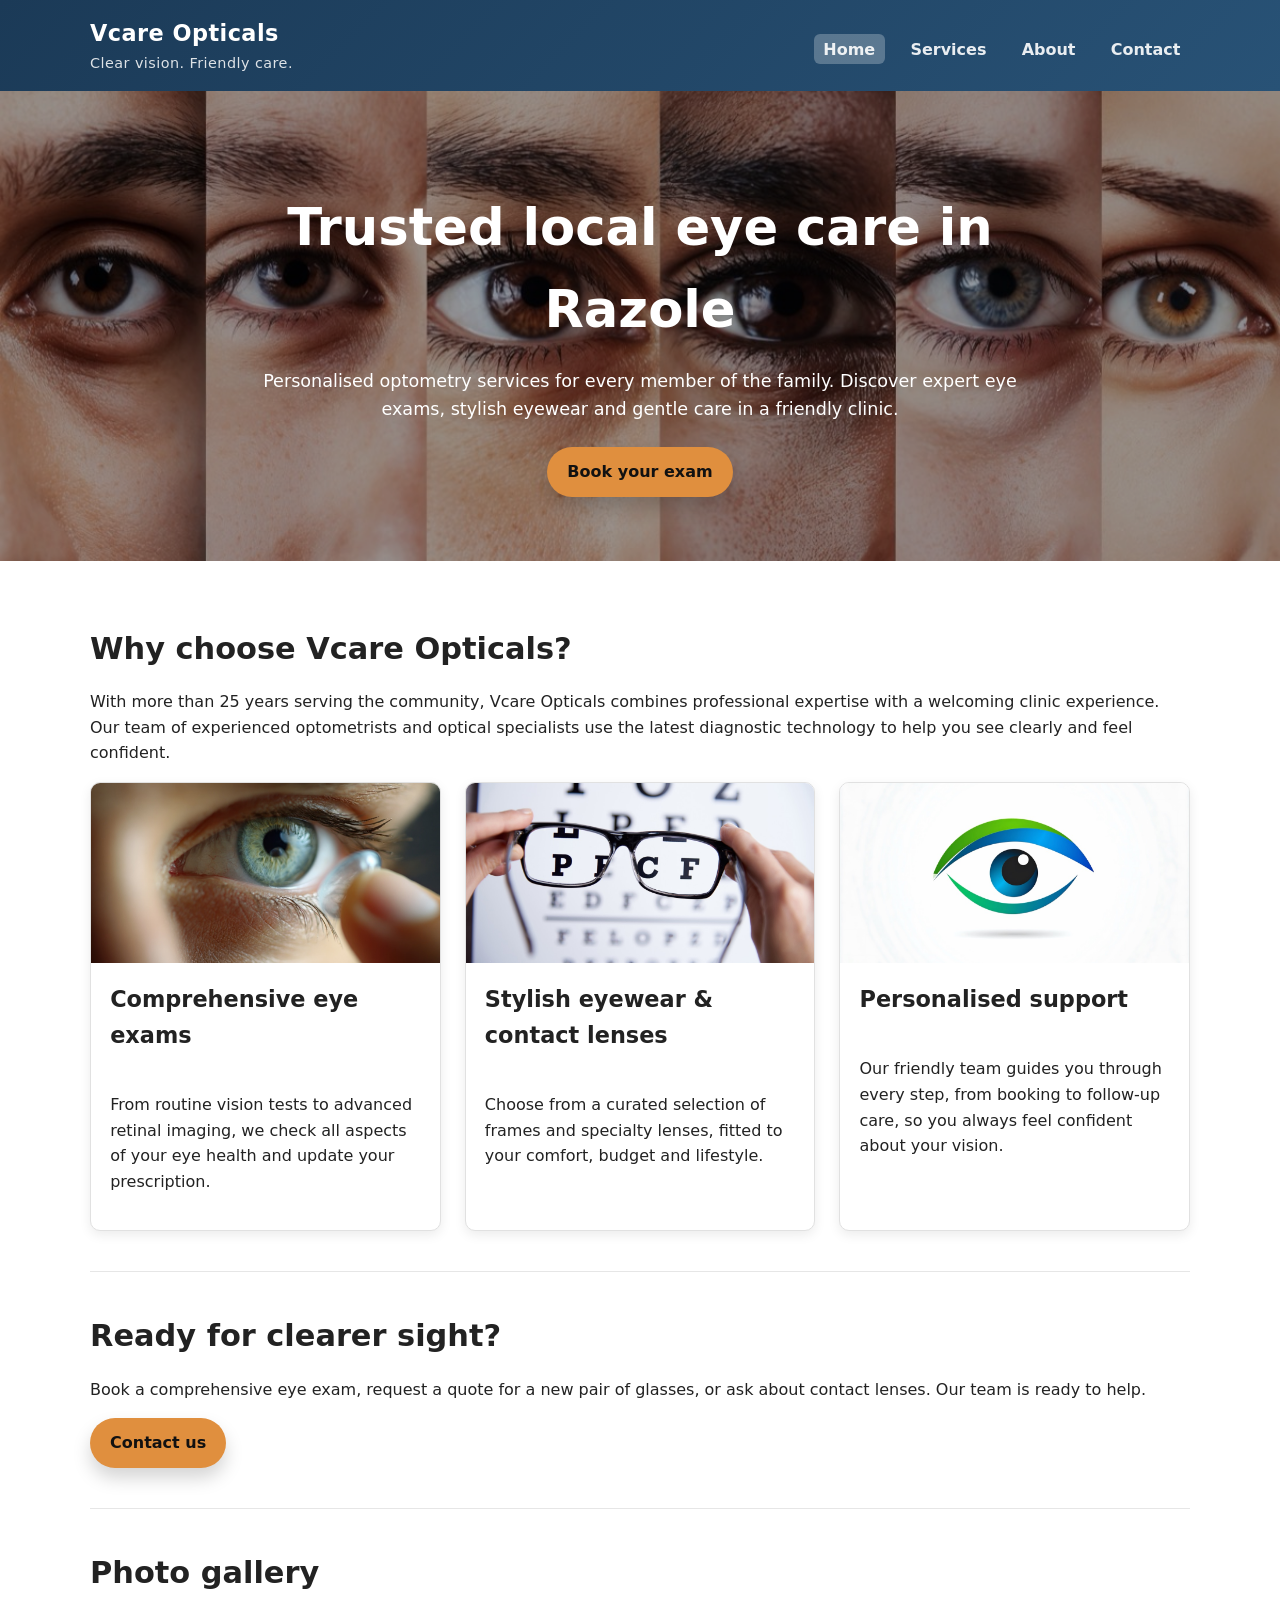
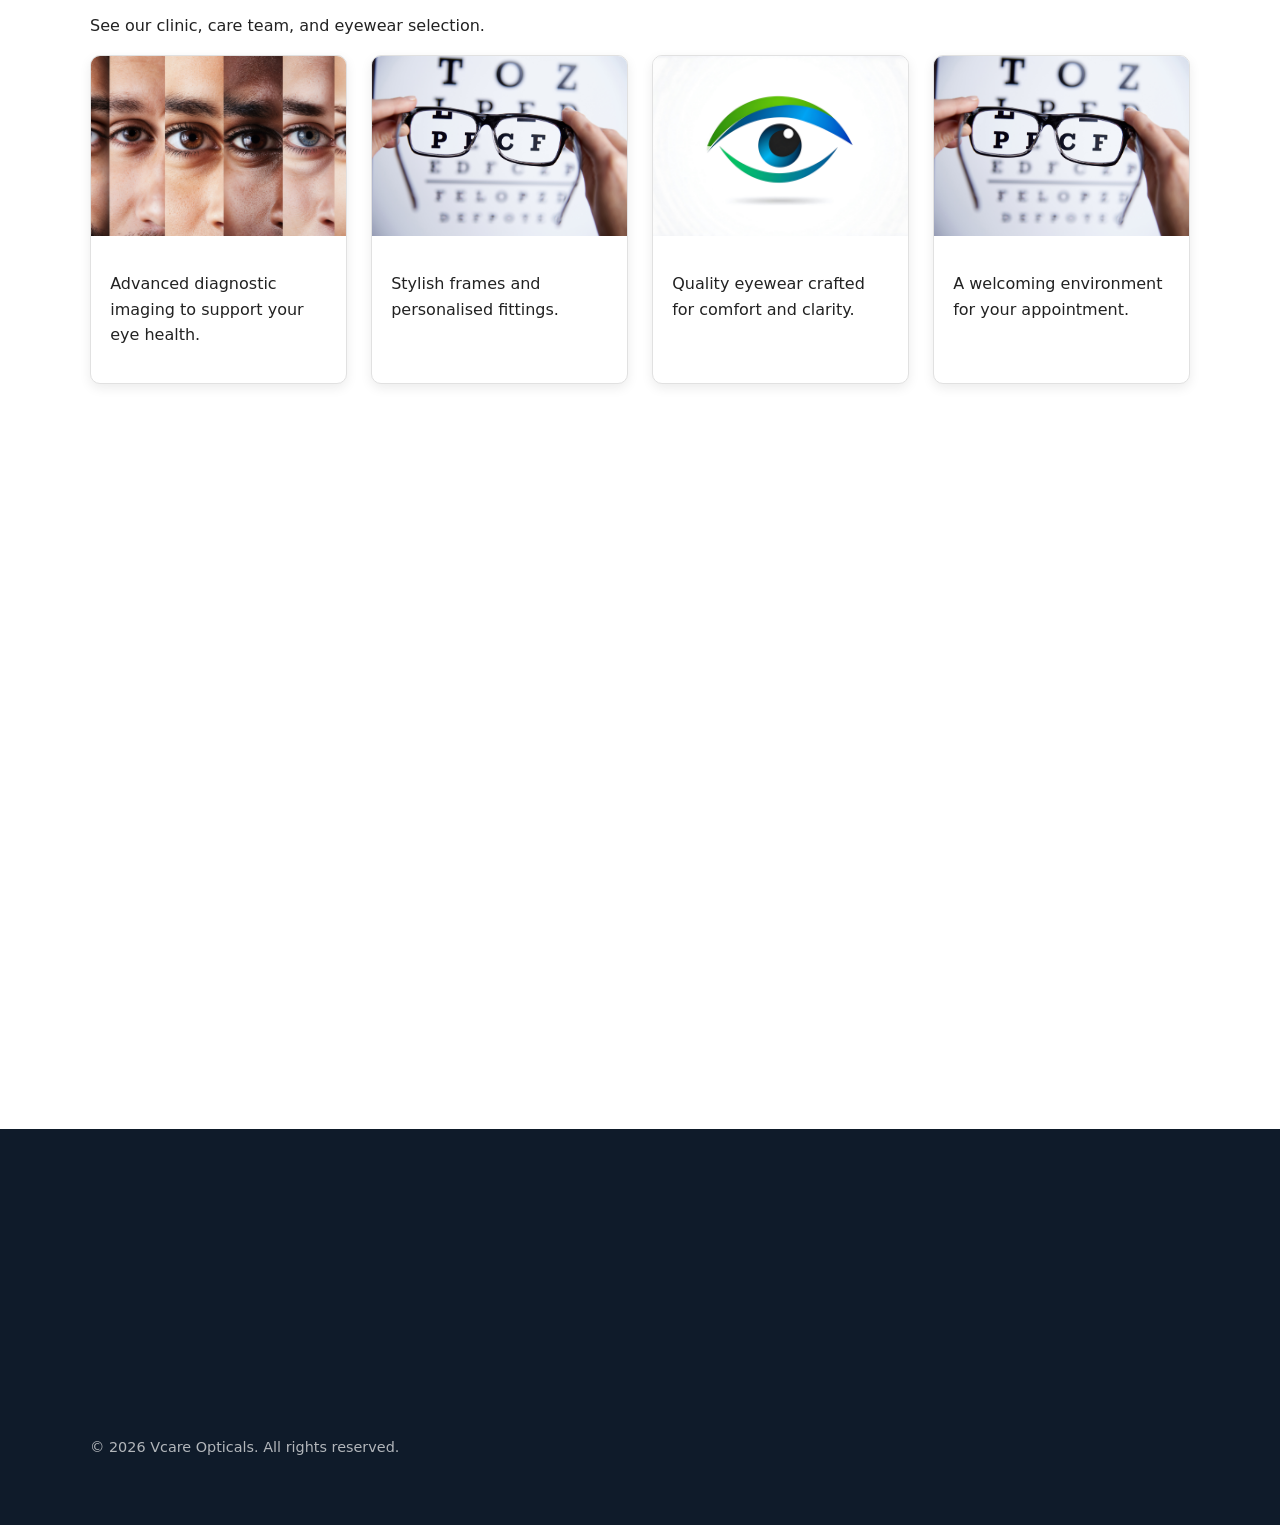
<file: index.html>
<!doctype html>
<html lang="en">

<head>
  <meta charset="utf-8">
  <meta name="viewport" content="width=device-width, initial-scale=1">
  <title>Vcare Opticals | Home</title>
  <link rel="stylesheet" href="styles.css">
</head>

<body>
  <header>
    <div class="header-inner">
      <div class="brand">
        Vcare Opticals<span>Clear vision. Friendly care.</span>
      </div>
      <nav aria-label="Primary">
        <ul>
          <li><a class="active" href="index.html">Home</a></li>
          <li><a href="services.html">Services</a></li>
          <li><a href="about.html">About</a></li>
          <li><a href="contact.html">Contact</a></li>
        </ul>
      </nav>
    </div>
  </header>

  <section class="hero" aria-label="Homepage hero">
    <div class="hero-content">
      <h1>Trusted local eye care in Razole</h1>
      <p>Personalised optometry services for every member of the family. Discover expert eye exams,
        stylish eyewear and gentle care in a friendly clinic.</p>
      <a class="btn" href="contact.html">Book your exam</a>
    </div>
  </section>

  <main class="container">
    <section aria-labelledby="why">
      <h2 id="why">Why choose Vcare Opticals?</h2>
      <p>With more than 25 years serving the community, Vcare Opticals combines professional expertise with a welcoming
        clinic
        experience. Our team of experienced optometrists and optical specialists use the latest diagnostic technology to
        help you
        see clearly and feel confident.</p>

      <div class="card-grid">
        <article class="card">
          <img src="images/services.jpg" alt="Optometrist performing eye exam">
          <div class="card-content">
            <h3>Comprehensive eye exams</h3>
            <p>From routine vision tests to advanced retinal imaging, we check all aspects of your eye health and update
              your prescription.</p>
          </div>
        </article>
        <article class="card">
          <img src="images/clinic.jpg" alt="Eyewear selection in clinic">
          <div class="card-content">
            <h3>Stylish eyewear & contact lenses</h3>
            <p>Choose from a curated selection of frames and specialty lenses, fitted to your comfort, budget and
              lifestyle.</p>
          </div>
        </article>
        <article class="card">
          <img src="images/team.jpg" alt="Friendly optical clinic reception">
          <div class="card-content">
            <h3>Personalised support</h3>
            <p>Our friendly team guides you through every step, from booking to follow-up care, so you always feel
              confident about your vision.</p>
          </div>
        </article>
      </div>
    </section>

    <section aria-labelledby="cta">
      <h2 id="cta">Ready for clearer sight?</h2>
      <p>Book a comprehensive eye exam, request a quote for a new pair of glasses, or ask about contact lenses. Our team
        is ready to help.
      </p>
      <a class="btn" href="contact.html">Contact us</a>
    </section>

    <section aria-labelledby="gallery">
      <h2 id="gallery">Photo gallery</h2>
      <p>See our clinic, care team, and eyewear selection.</p>
      <div class="card-grid">
        <article class="card">
          <img src="Images 2/AdobeStock_1198796885.jpeg" alt="Optometrist reviewing eye images" />
          <div class="card-content">
            <p>Advanced diagnostic imaging to support your eye health.</p>
          </div>
        </article>
        <article class="card">
          <img src="Images 2/AdobeStock_179163120.jpeg" alt="Patient trying on glasses frames" />
          <div class="card-content">
            <p>Stylish frames and personalised fittings.</p>
          </div>
        </article>
        <article class="card">
          <img src="Images 2/AdobeStock_1722780654.jpeg" alt="Close-up of eyeglasses on a table" />
          <div class="card-content">
            <p>Quality eyewear crafted for comfort and clarity.</p>
          </div>
        </article>
        <article class="card">
          <img src="Images 2/AdobeStock_179163120.jpeg" alt="Clinic reception and waiting area" />
          <div class="card-content">
            <p>A welcoming environment for your appointment.</p>
          </div>
        </article>
        <article class="card">
          <img src="Images 2/AdobeStock_1834474473 (1).jpeg" alt="Optical tools and lenses" />
          <div class="card-content">
            <p>Specialist equipment for precise vision care.</p>
          </div>
        </article>
        <article class="card">
          <img src="Images 2/AdobeStock_1867664290.jpeg" alt="Eye chart and testing equipment" />
          <div class="card-content">
            <p>Comprehensive eye assessments with up-to-date equipment.</p>
          </div>
        </article>
        <article class="card">
          <img src="Images 2/AdobeStock_283739999.jpeg" alt="Patient wearing contact lenses" />
          <div class="card-content">
            <p>Contact lens fittings and ongoing support.</p>
          </div>
        </article>
        <article class="card">
          <img src="Images 2/AdobeStock_404824553.jpeg" alt="Selection of prescription sunglasses" />
          <div class="card-content">
            <p>Prescription sunglasses for everyday comfort and UV protection.</p>
          </div>
        </article>
        <article class="card">
          <img src="Images 2/AdobeStock_489672828.jpeg" alt="Friendly optometrist consulting with patient" />
          <div class="card-content">
            <p>Dedicated consultations to address your visual needs.</p>
          </div>
        </article>
      </div>
    </section>
  </main>

  <footer>
    <div class="container">
      <div class="footer-col">
        <h3>Vcare Opticals</h3>
        <p>21 Florence Avenue, Razole, Queensland - 4000</p>
        <p><a href="tel:0751114488">07 5111 4488</a> • Fax: 07 4567 2288 • <a
            href="mailto:contact@vcareopticals.com.au">contact@vcareopticals.com.au</a></p>
      </div>
      <div class="footer-col">
        <h3>Opening hours</h3>
        <p>Monday - Friday: 9:00am - 6:00pm<br>Saturday: 9:00am - 2:00pm<br>Sunday: closed</p>
      </div>
      <div class="footer-col">
        <h3>Quick links</h3>
        <p><a href="services.html">Our services</a><br><a href="about.html">Meet the team</a><br><a
            href="contact.html">Book an appointment</a></p>
      </div>
    </div>
    <div class="container footer-note">
      <p>&copy; 2026 Vcare Opticals. All rights reserved.</p>
    </div>
  </footer>
  <script src="scripts.js" defer></script>
</body>

</html>
</file>
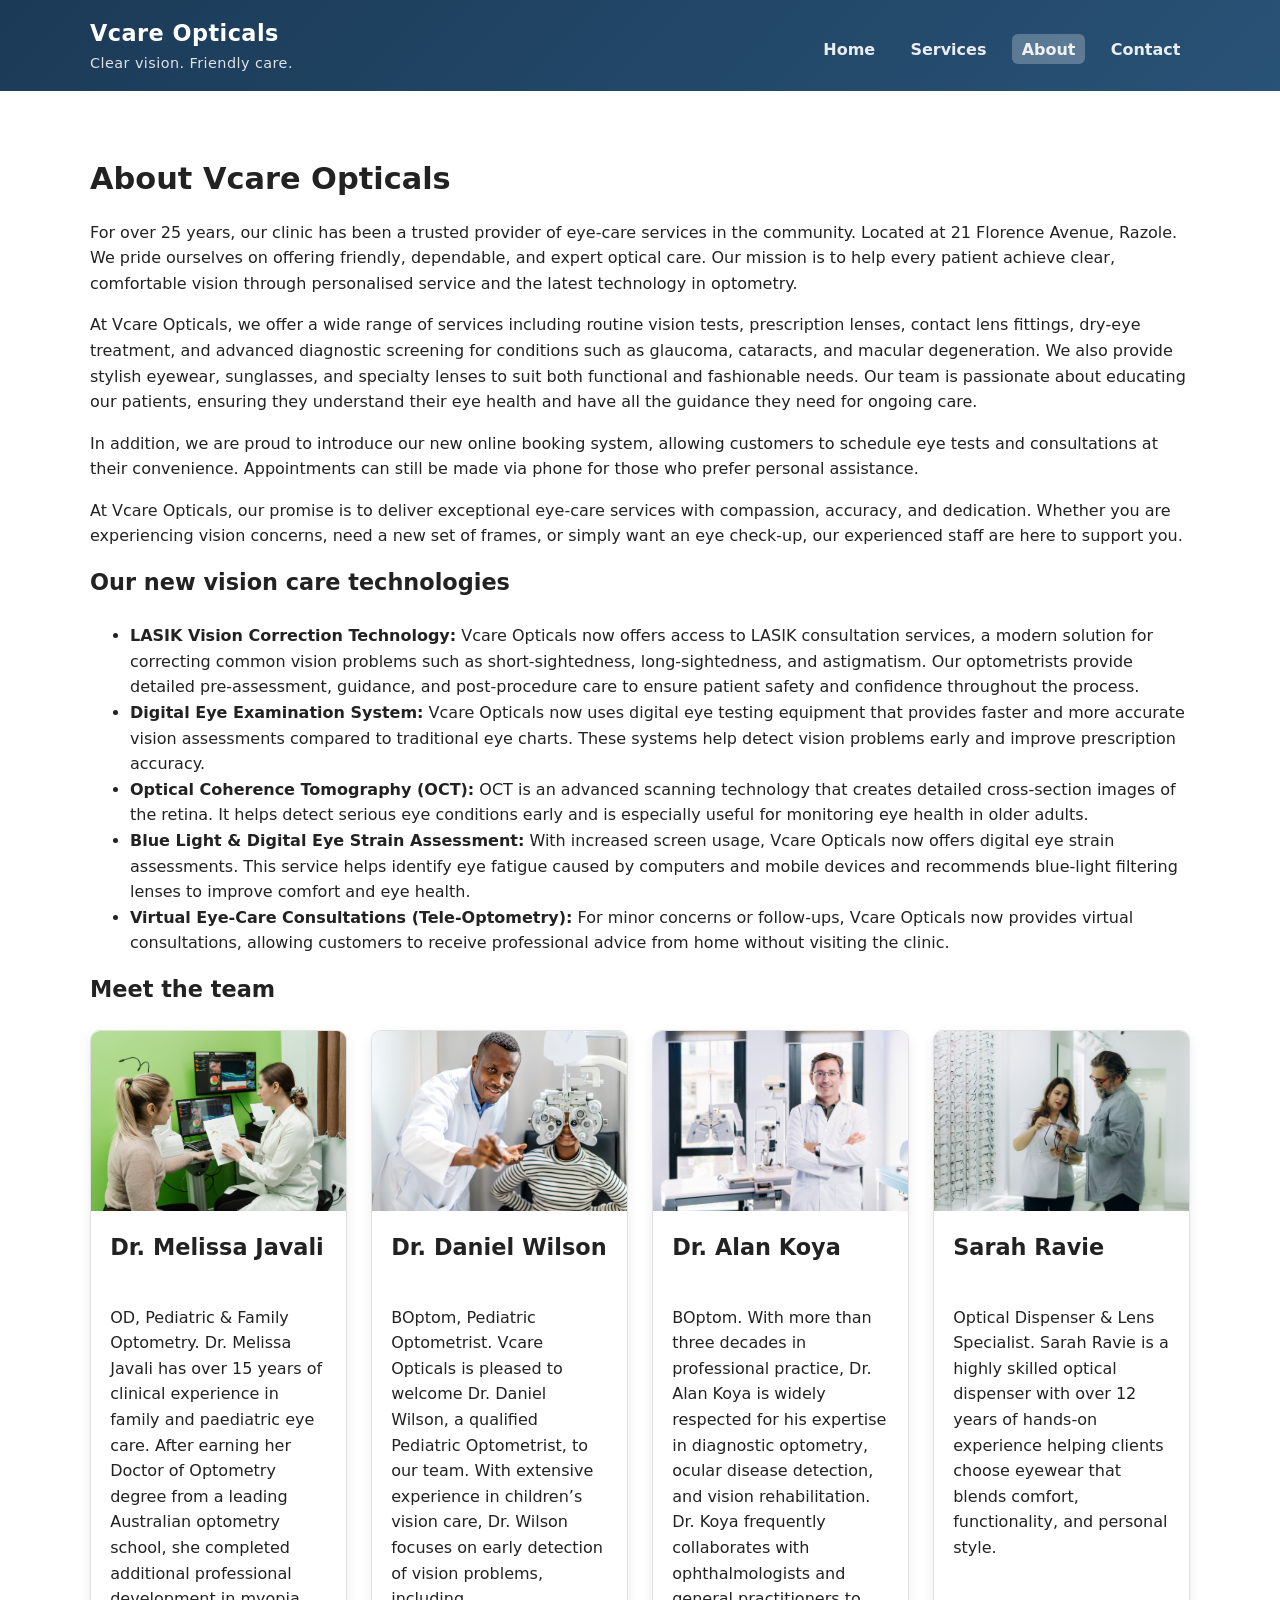
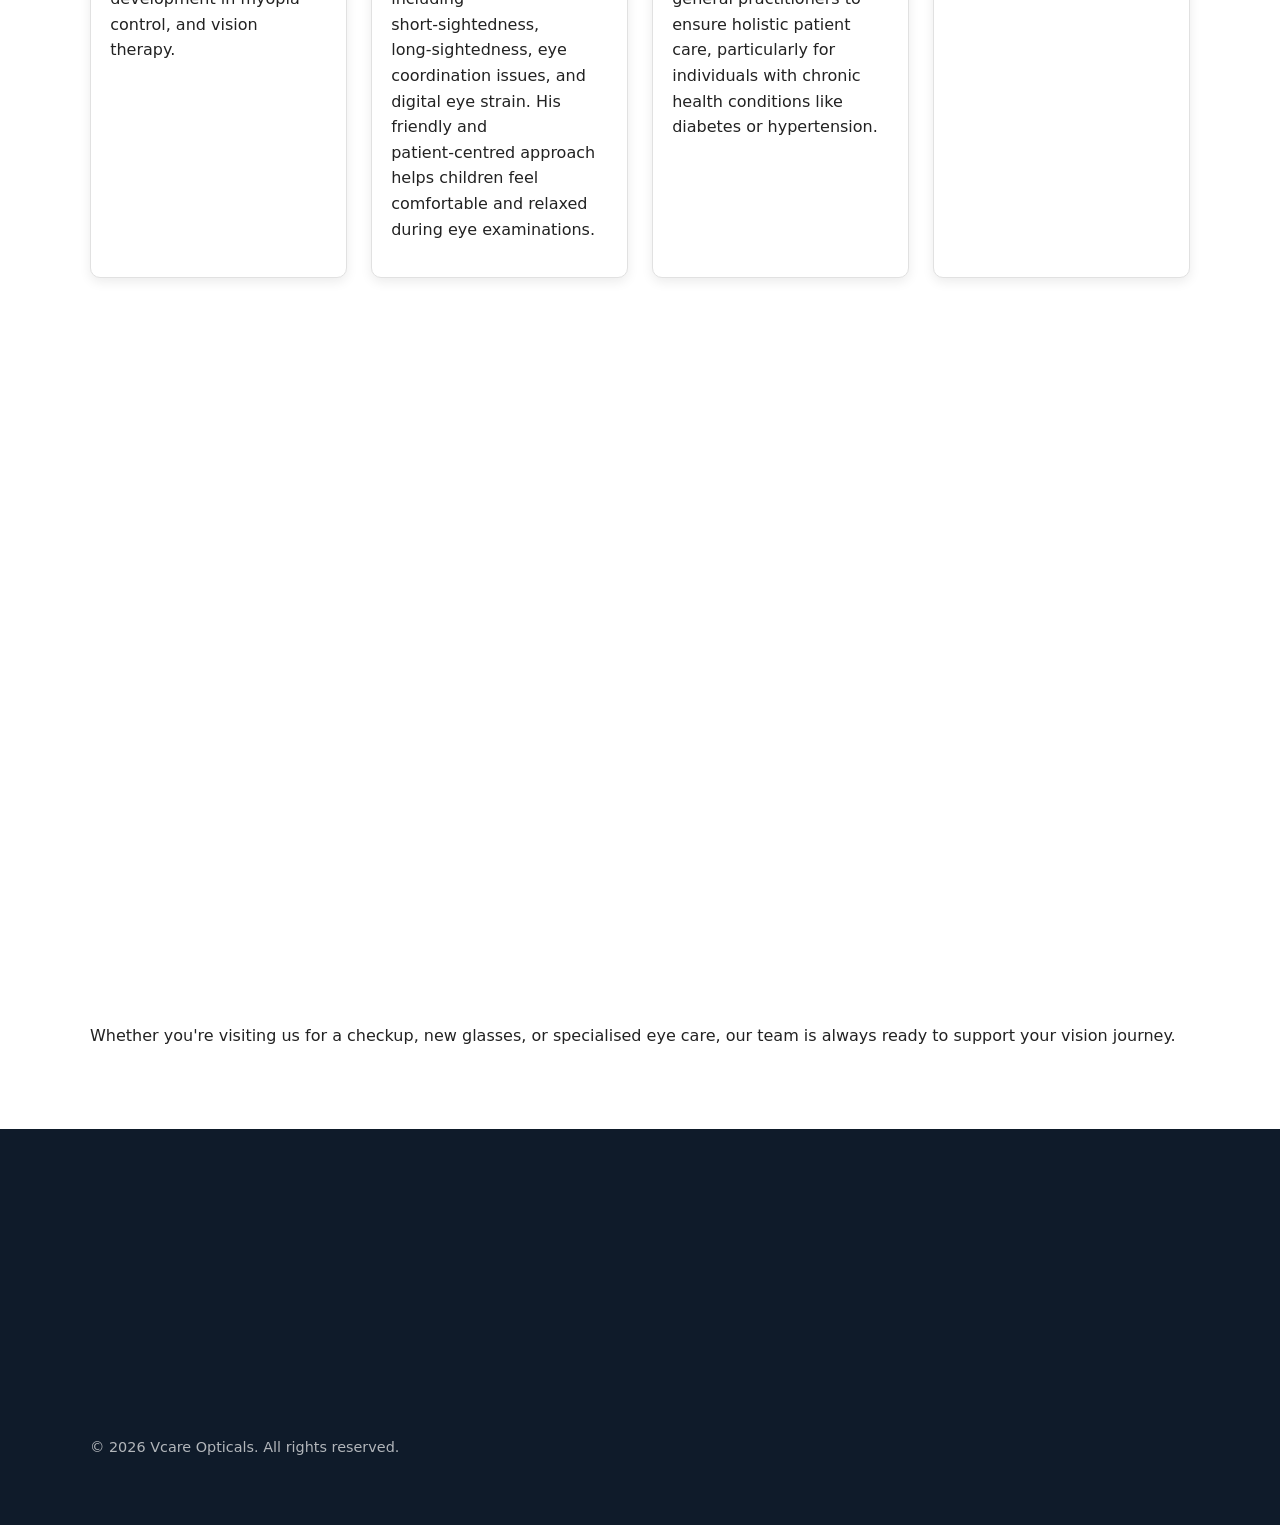
<file: about.html>
<!doctype html>
<html lang="en">

<head>
  <meta charset="utf-8">
  <meta name="viewport" content="width=device-width, initial-scale=1">
  <title>Vcare Opticals | About Us</title>
  <link rel="stylesheet" href="styles.css">
</head>

<body>
  <header>
    <div class="header-inner">
      <div class="brand">
        Vcare Opticals<span>Clear vision. Friendly care.</span>
      </div>
      <nav aria-label="Primary">
        <ul>
          <li><a href="index.html">Home</a></li>
          <li><a href="services.html">Services</a></li>
          <li><a class="active" href="about.html">About</a></li>
          <li><a href="contact.html">Contact</a></li>
        </ul>
      </nav>
    </div>
  </header>

  <main class="container">
    <section>
      <h2>About Vcare Opticals</h2>
      <p>For over 25 years, our clinic has been a trusted provider of eye‑care services in the community. Located at 21
        Florence Avenue, Razole. We pride ourselves on offering friendly, dependable, and expert optical care. Our
        mission is to help every patient achieve clear, comfortable vision through personalised service and the latest
        technology in optometry.</p>

      <p>At Vcare Opticals, we offer a wide range of services including routine vision tests, prescription lenses,
        contact lens fittings, dry‑eye treatment, and advanced diagnostic screening for conditions such as glaucoma,
        cataracts, and macular degeneration. We also provide stylish eyewear, sunglasses, and specialty lenses to suit
        both functional and fashionable needs. Our team is passionate about educating our patients, ensuring they
        understand their eye health and have all the guidance they need for ongoing care.</p>

      <p>In addition, we are proud to introduce our new online booking system, allowing customers to schedule eye tests
        and consultations at their convenience. Appointments can still be made via phone for those who prefer personal
        assistance.</p>

      <p>At Vcare Opticals, our promise is to deliver exceptional eye‑care services with compassion, accuracy, and
        dedication. Whether you are experiencing vision concerns, need a new set of frames, or simply want an eye
        check‑up, our experienced staff are here to support you.</p>

      <h3>Our new vision care technologies</h3>
      <ul>
        <li><strong>LASIK Vision Correction Technology:</strong> Vcare Opticals now offers access to LASIK consultation
          services, a modern solution for correcting common vision problems such as short‑sightedness, long‑sightedness,
          and astigmatism. Our optometrists provide detailed pre‑assessment, guidance, and post‑procedure care to ensure
          patient safety and confidence throughout the process.</li>
        <li><strong>Digital Eye Examination System:</strong> Vcare Opticals now uses digital eye testing equipment that
          provides faster and more accurate vision assessments compared to traditional eye charts. These systems help
          detect vision problems early and improve prescription accuracy.</li>
        <li><strong>Optical Coherence Tomography (OCT):</strong> OCT is an advanced scanning technology that creates
          detailed cross‑section images of the retina. It helps detect serious eye conditions early and is especially
          useful for monitoring eye health in older adults.</li>
        <li><strong>Blue Light & Digital Eye Strain Assessment:</strong> With increased screen usage, Vcare Opticals now
          offers digital eye strain assessments. This service helps identify eye fatigue caused by computers and mobile
          devices and recommends blue‑light filtering lenses to improve comfort and eye health.</li>
        <li><strong>Virtual Eye‑Care Consultations (Tele‑Optometry):</strong> For minor concerns or follow‑ups, Vcare
          Opticals now provides virtual consultations, allowing customers to receive professional advice from home
          without visiting the clinic.</li>
      </ul>

      <h3>Meet the team</h3>
      <div class="card-grid">
        <article class="card">
          <img src="images/staff/melissa.jpg" alt="Dr Melissa Javali smiling" onerror="this.src='images/team.jpg'" />
          <div class="card-content">
            <h3>Dr. Melissa Javali</h3>
            <p>OD, Pediatric & Family Optometry. Dr. Melissa Javali has over 15 years of clinical experience in family
              and paediatric eye care. After earning her Doctor of Optometry degree from a leading Australian optometry
              school, she completed additional professional development in myopia control, and vision therapy.</p>
          </div>
        </article>
        <article class="card">
          <img src="Staff/Dr Daniel.jpeg" alt="Dr Daniel Wilson with a child patient"
            onerror="this.src='images/team.jpg'" />
          <div class="card-content">
            <h3>Dr. Daniel Wilson</h3>
            <p>BOptom, Pediatric Optometrist. Vcare Opticals is pleased to welcome Dr. Daniel Wilson, a qualified
              Pediatric Optometrist, to our team. With extensive experience in children’s vision care, Dr. Wilson
              focuses on early detection of vision problems, including short‑sightedness, long‑sightedness, eye
              coordination issues, and digital eye strain. His friendly and patient‑centred approach helps children feel
              comfortable and relaxed during eye examinations.</p>
          </div>
        </article>
        <article class="card">
          <img src="images/staff/alan.jpg" alt="Dr Alan Koya with a patient" onerror="this.src='images/clinic.jpg'" />
          <div class="card-content">
            <h3>Dr. Alan Koya</h3>
            <p>BOptom. With more than three decades in professional practice, Dr. Alan Koya is widely respected for his
              expertise in diagnostic optometry, ocular disease detection, and vision rehabilitation. Dr. Koya
              frequently collaborates with ophthalmologists and general practitioners to ensure holistic patient care,
              particularly for individuals with chronic health conditions like diabetes or hypertension.</p>
          </div>
        </article>
        <article class="card">
          <img src="images/staff/Sarah.jpg" alt="Optical dispenser helping customer choose frames"
            onerror="this.src='images/hero.jpg'" />
          <div class="card-content">
            <h3>Sarah Ravie</h3>
            <p>Optical Dispenser & Lens Specialist. Sarah Ravie is a highly skilled optical dispenser with over 12 years
              of hands‑on experience helping clients choose eyewear that blends comfort, functionality, and personal
              style.</p>
          </div>
        </article>
        <article class="card">
          <img src="images/staff/Emiliano.jpg" alt="Reception team greeting patients"
            onerror="this.src='images/services.jpg'" />
          <div class="card-content">
            <h3>Emiliano Brooklin</h3>
            <p>Receptionist. As the first point of contact at Vcare Opticals, Emi sets a warm and welcoming tone for
              every patient who walks in. With professional experience in customer relations and medical reception, he
              ensures daily operations run smoothly and that every visitor receives prompt, respectful, and helpful
              service.</p>
          </div>
        </article>
      </div>

      <p>Whether you're visiting us for a checkup, new glasses, or specialised eye care, our team is always ready to
        support your vision journey.</p>
    </section>
  </main>

  <footer>
    <div class="container">
      <div class="footer-col">
        <h3>Vcare Opticals</h3>
        <p>21 Florence Avenue, Razole, Queensland - 4000</p>
        <p><a href="tel:0751114488">07 5111 4488</a> • Fax: 07 4567 2288 • <a
            href="mailto:contact@vcareopticals.com.au">contact@vcareopticals.com.au</a></p>
      </div>
      <div class="footer-col">
        <h3>Opening hours</h3>
        <p>Monday - Friday: 9:00am - 6:00pm<br>Saturday: 9:00am - 2:00pm<br>Sunday: closed</p>
      </div>
      <div class="footer-col">
        <h3>Quick links</h3>
        <p><a href="index.html">Home</a><br><a href="services.html">Services</a><br><a href="contact.html">Book an
            appointment</a></p>
      </div>
    </div>
    <div class="container footer-note">
      <p>&copy; 2026 Vcare Opticals. All rights reserved.</p>
    </div>
  </footer>
  <script src="scripts.js" defer></script>
</body>

</html>
</file>
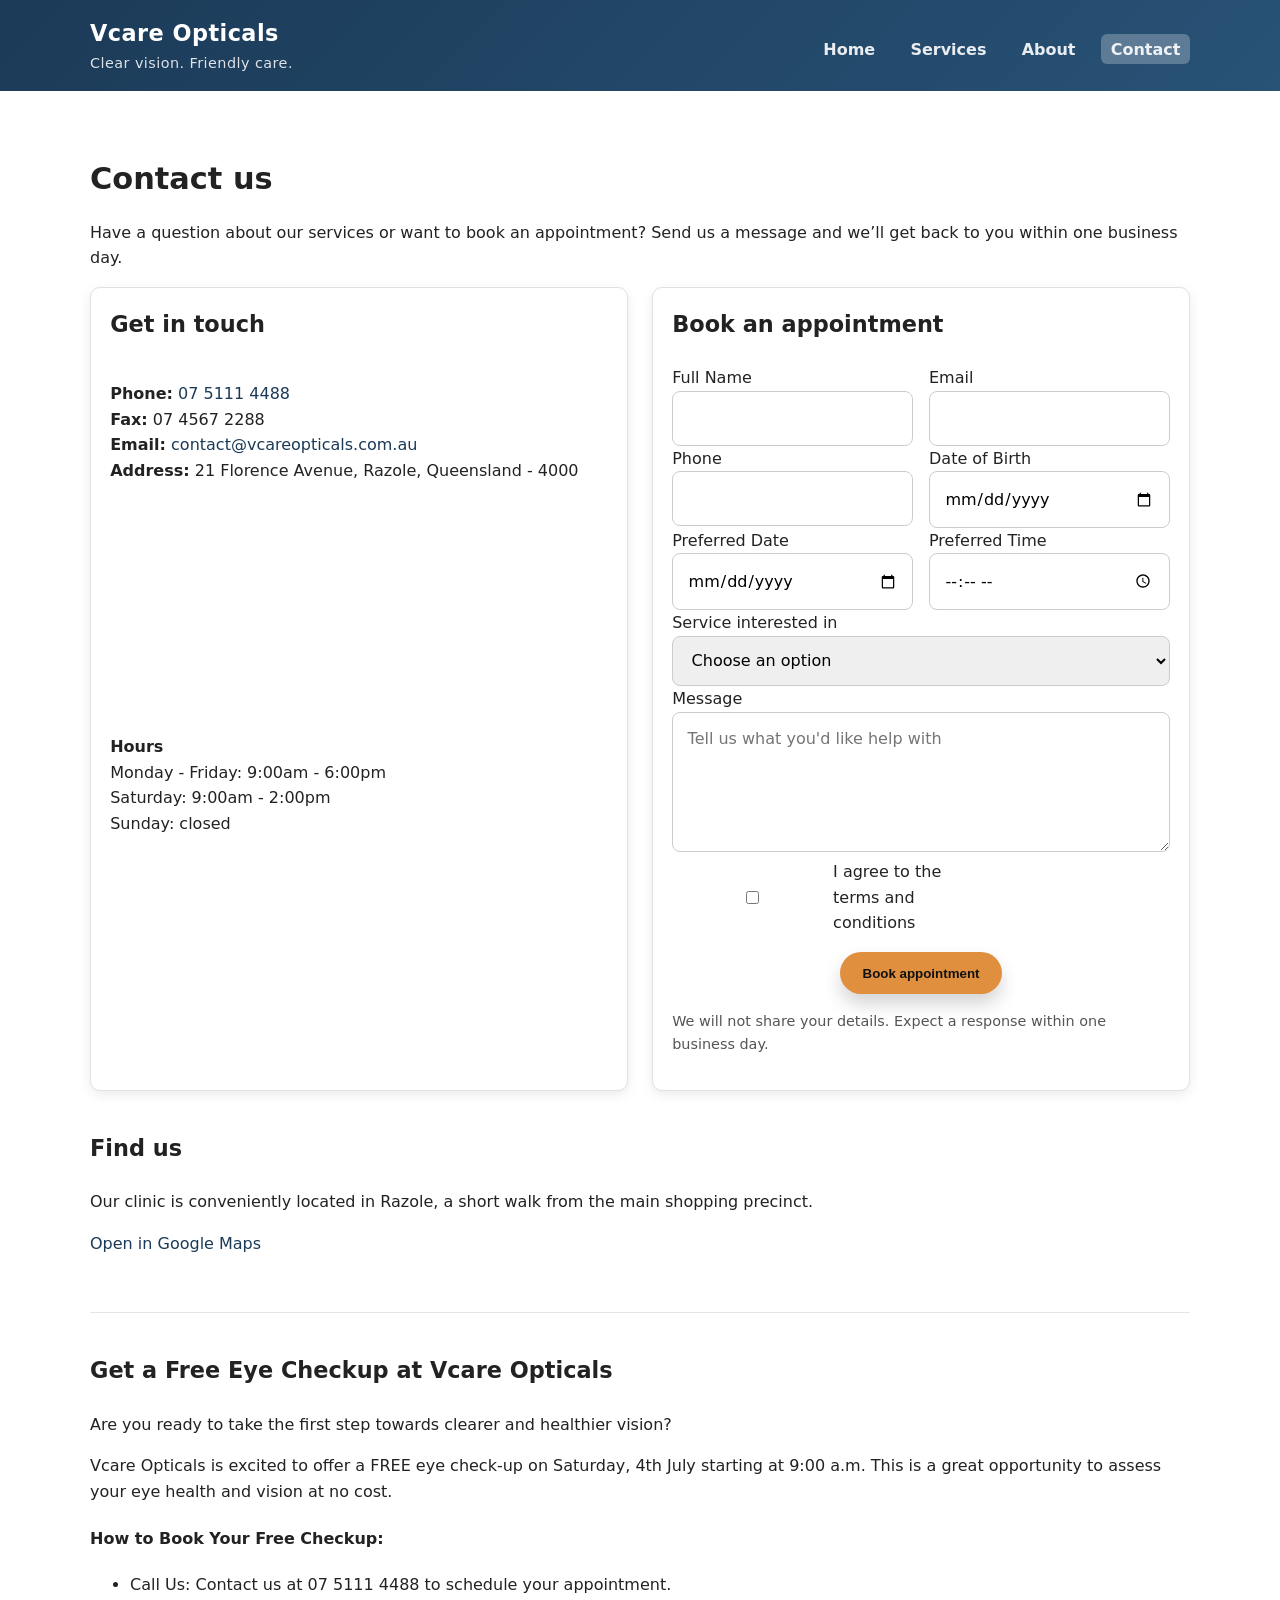
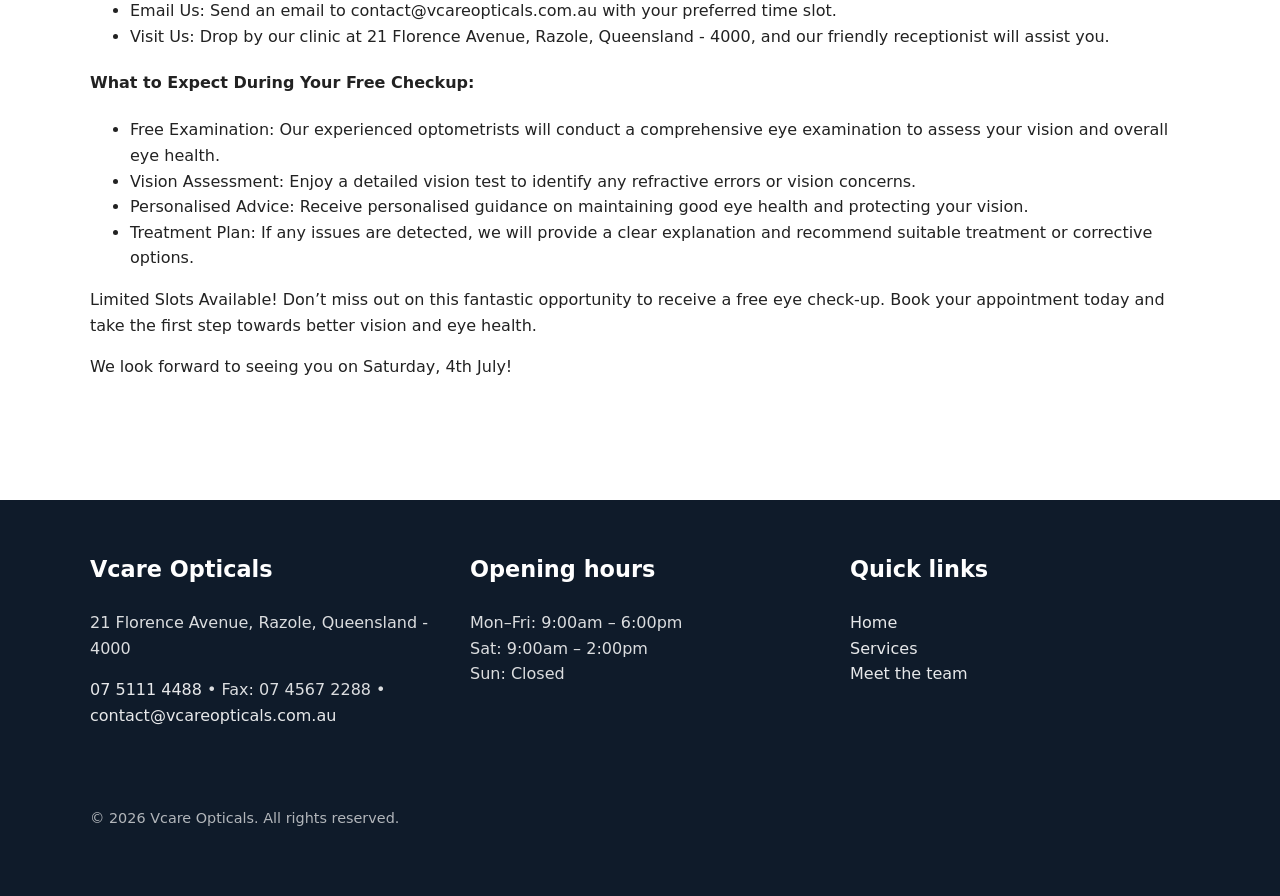
<file: contact.html>
<!doctype html>
<html lang="en">

<head>
  <meta charset="utf-8">
  <meta name="viewport" content="width=device-width, initial-scale=1">
  <title>Vcare Opticals | Contact</title>
  <link rel="stylesheet" href="styles.css">
</head>

<body>
  <header>
    <div class="header-inner">
      <div class="brand">
        Vcare Opticals<span>Clear vision. Friendly care.</span>
      </div>
      <nav aria-label="Primary">
        <ul>
          <li><a href="index.html">Home</a></li>
          <li><a href="services.html">Services</a></li>
          <li><a href="about.html">About</a></li>
          <li><a class="active" href="contact.html">Contact</a></li>
        </ul>
      </nav>
    </div>
  </header>

  <main class="container">
    <section>
      <h2>Contact us</h2>
      <p>Have a question about our services or want to book an appointment? Send us a message and we’ll get back to you
        within one business day.</p>

      <div class="card-grid">
        <div class="card">
          <div class="card-content">
            <h3>Get in touch</h3>
            <p><strong>Phone:</strong> <a href="tel:0751114488">07 5111 4488</a><br>
              <strong>Fax:</strong> 07 4567 2288<br>
              <strong>Email:</strong> <a href="mailto:contact@vcareopticals.com.au">contact@vcareopticals.com.au</a><br>
              <strong>Address:</strong> 21 Florence Avenue, Razole, Queensland - 4000
            </p>
            <p><strong>Hours</strong><br>
              Monday - Friday: 9:00am - 6:00pm<br>
              Saturday: 9:00am - 2:00pm<br>
              Sunday: closed</p>
          </div>
        </div>

        <div class="card">
          <div class="card-content">
            <h3>Book an appointment</h3>
            <form id="bookingForm" action="thank-you.html" method="get">
              <div class="form-row">
                <label>
                  Full Name
                  <input type="text" name="name" id="name" required>
                </label>
                <label>
                  Email
                  <input type="email" name="email" id="email" required>
                </label>
              </div>
              <div class="form-row">
                <label>
                  Phone
                  <input type="tel" name="phone" id="phone" required>
                </label>
                <label>
                  Date of Birth
                  <input type="date" name="dob" id="dob">
                </label>
              </div>
              <div class="form-row">
                <label>
                  Preferred Date
                  <input type="date" name="date" id="date" required>
                </label>
                <label>
                  Preferred Time
                  <input type="time" name="time" id="time" required>
                </label>
              </div>
              <label>
                Service interested in
                <select name="service" id="service" required>
                  <option value="">Choose an option</option>
                  <option>Eye examination</option>
                  <option>Contact lens fitting</option>
                  <option>Glasses & frames</option>
                  <option>Dry eye treatment</option>
                  <option>Other</option>
                </select>
              </label>
              <label>
                Message
                <textarea name="message" id="message" placeholder="Tell us what you'd like help with"></textarea>
              </label>
              <div class="form-actions">
                <label>
                  <input type="checkbox" name="terms" id="terms" required>
                  I agree to the terms and conditions
                </label>
                <button class="btn" type="submit">Book appointment</button>
              </div>
              <p class="input-help">We will not share your details. Expect a response within one business day.</p>
            </form>
          </div>
        </div>
      </div>

      <section aria-label="Location map">
        <h3>Find us</h3>
        <p>Our clinic is conveniently located in Razole, a short walk from the main shopping precinct.</p>
        <p><a href="https://www.google.com/maps/search/?api=1&query=21+Florence+Avenue+Razole" target="_blank"
            rel="noopener">Open in Google Maps</a></p>
      </section>

      <section>
        <h3>Get a Free Eye Checkup at Vcare Opticals</h3>
        <p>Are you ready to take the first step towards clearer and healthier vision?</p>
        <p>Vcare Opticals is excited to offer a FREE eye check‑up on Saturday, 4th July starting at 9:00 a.m. This is a
          great opportunity to assess your eye health and vision at no cost.</p>

        <h4>How to Book Your Free Checkup:</h4>
        <ul>
          <li>Call Us: Contact us at 07 5111 4488 to schedule your appointment.</li>
          <li>Email Us: Send an email to contact@vcareopticals.com.au with your preferred time slot.</li>
          <li>Visit Us: Drop by our clinic at 21 Florence Avenue, Razole, Queensland - 4000, and our friendly
            receptionist will assist you.</li>
        </ul>

        <h4>What to Expect During Your Free Checkup:</h4>
        <ul>
          <li>Free Examination: Our experienced optometrists will conduct a comprehensive eye examination to assess your
            vision and overall eye health.</li>
          <li>Vision Assessment: Enjoy a detailed vision test to identify any refractive errors or vision concerns.</li>
          <li>Personalised Advice: Receive personalised guidance on maintaining good eye health and protecting your
            vision.</li>
          <li>Treatment Plan: If any issues are detected, we will provide a clear explanation and recommend suitable
            treatment or corrective options.</li>
        </ul>
        <p>Limited Slots Available! Don’t miss out on this fantastic opportunity to receive a free eye check‑up. Book
          your appointment today and take the first step towards better vision and eye health.</p>
        <p>We look forward to seeing you on Saturday, 4th July!</p>
      </section>
    </section>
  </main>

  <footer>
    <div class="container">
      <div class="footer-col">
        <h3>Vcare Opticals</h3>
        <p>21 Florence Avenue, Razole, Queensland - 4000</p>
        <p><a href="tel:0751114488">07 5111 4488</a> • Fax: 07 4567 2288 • <a
            href="mailto:contact@vcareopticals.com.au">contact@vcareopticals.com.au</a></p>
      </div>
      <div class="footer-col">
        <h3>Opening hours</h3>
        <p>Mon–Fri: 9:00am – 6:00pm<br>Sat: 9:00am – 2:00pm<br>Sun: Closed</p>
      </div>
      <div class="footer-col">
        <h3>Quick links</h3>
        <p><a href="index.html">Home</a><br><a href="services.html">Services</a><br><a href="about.html">Meet the
            team</a></p>
      </div>
    </div>
    <div class="container footer-note">
      <p>&copy; 2026 Vcare Opticals. All rights reserved.</p>
    </div>
  </footer>
  <script src="scripts.js" defer></script>
</body>

</html>
</file>
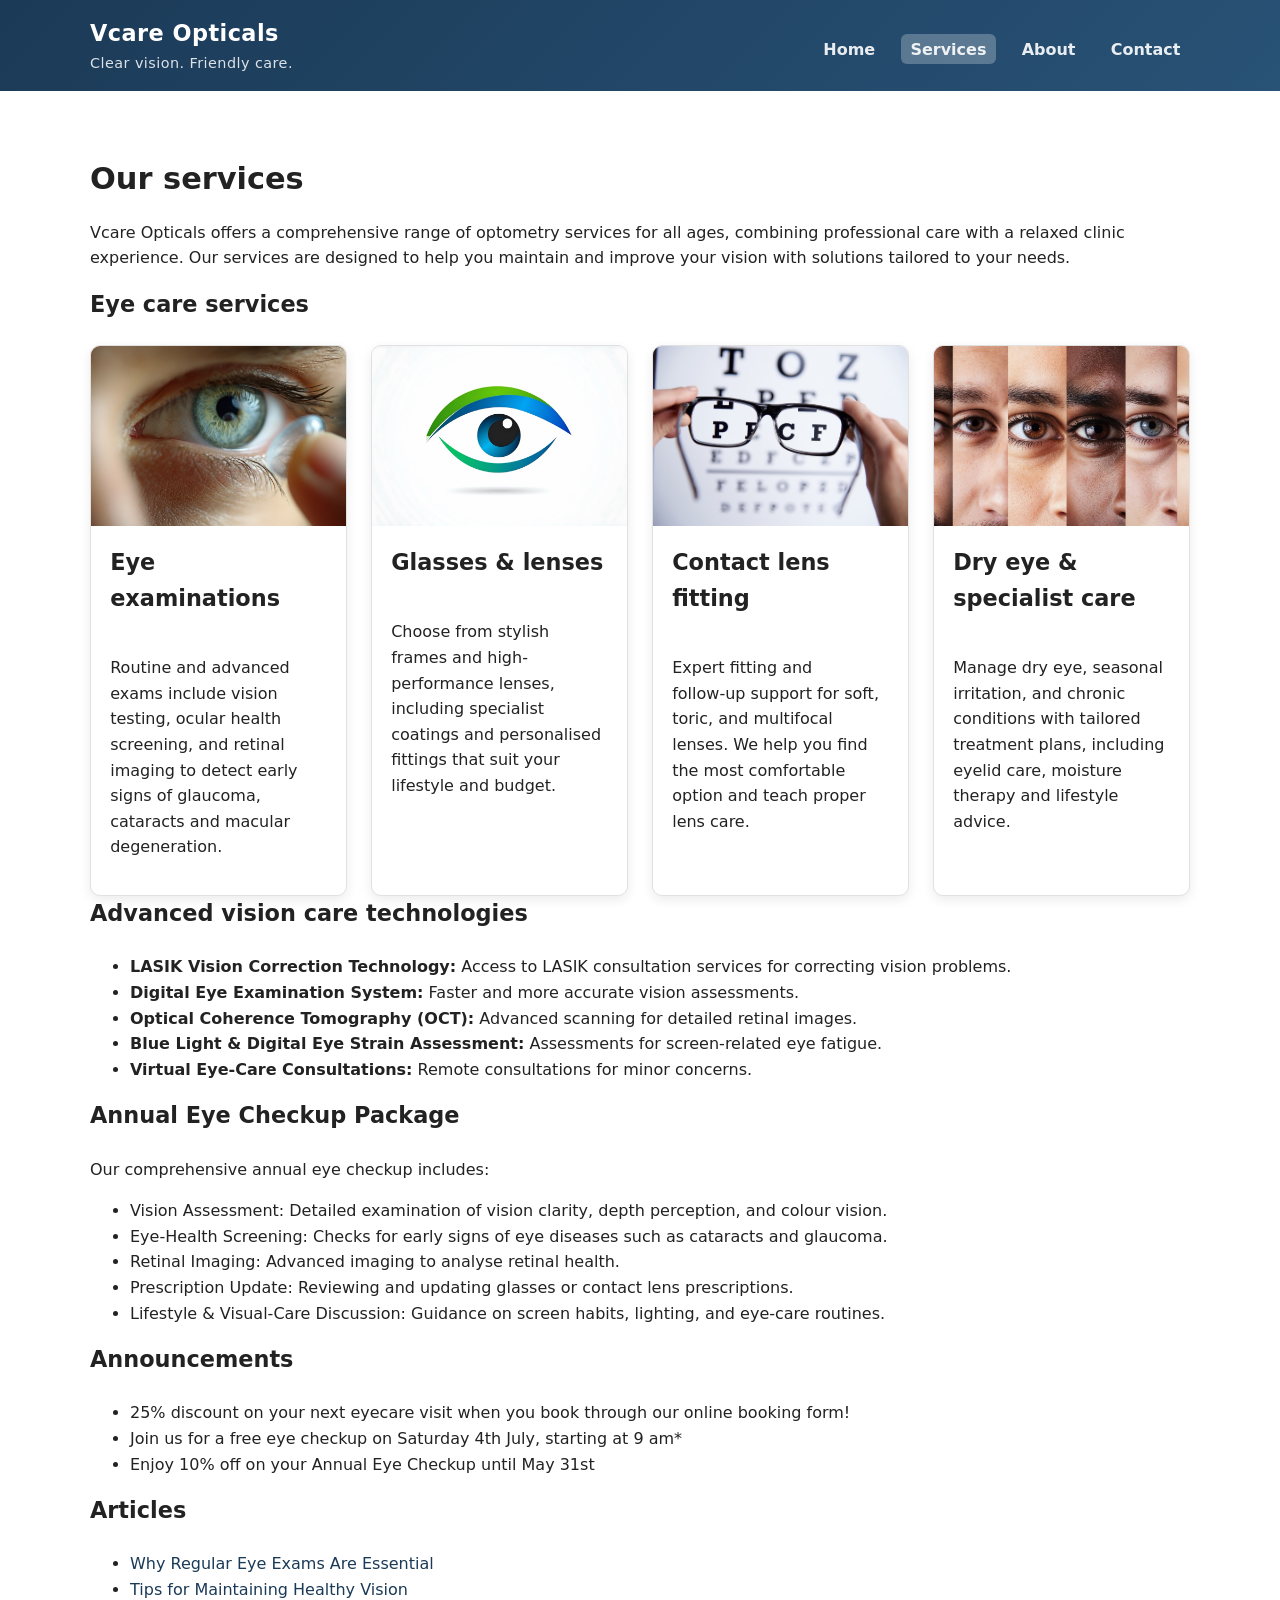
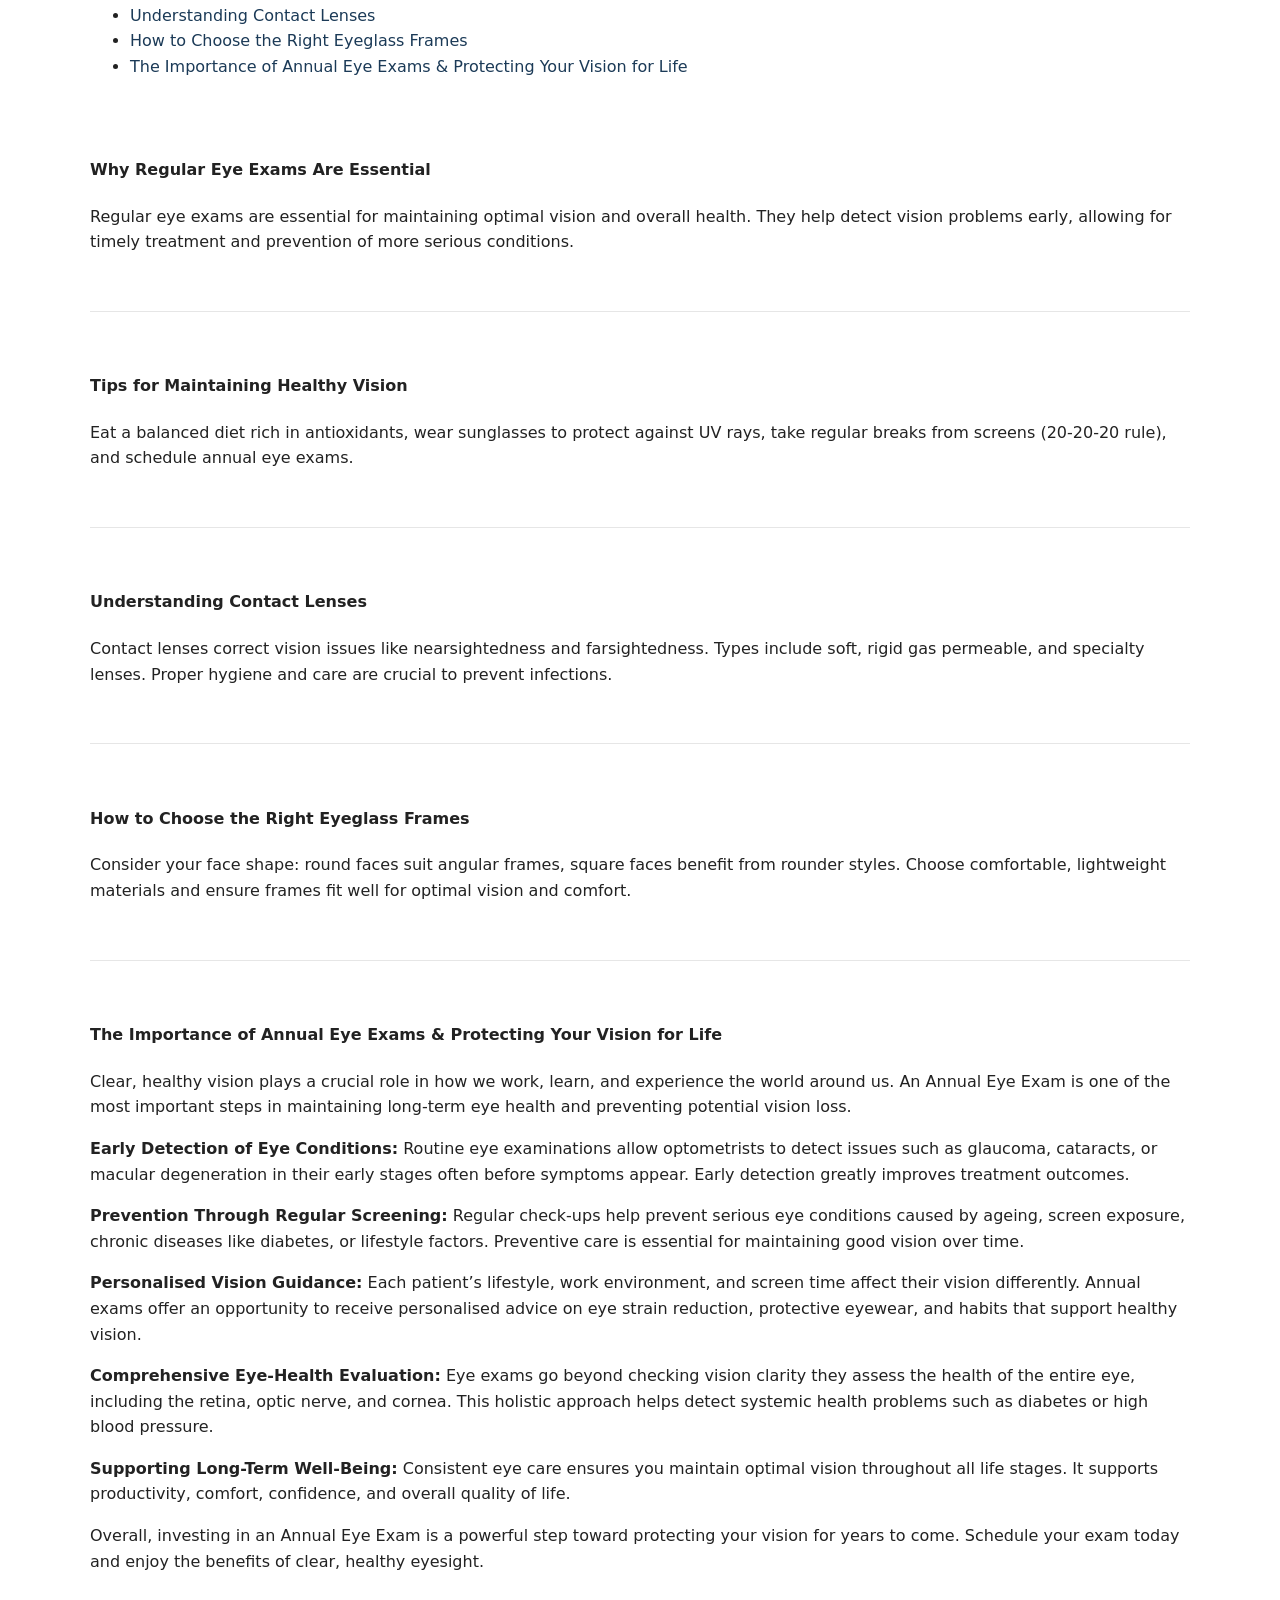
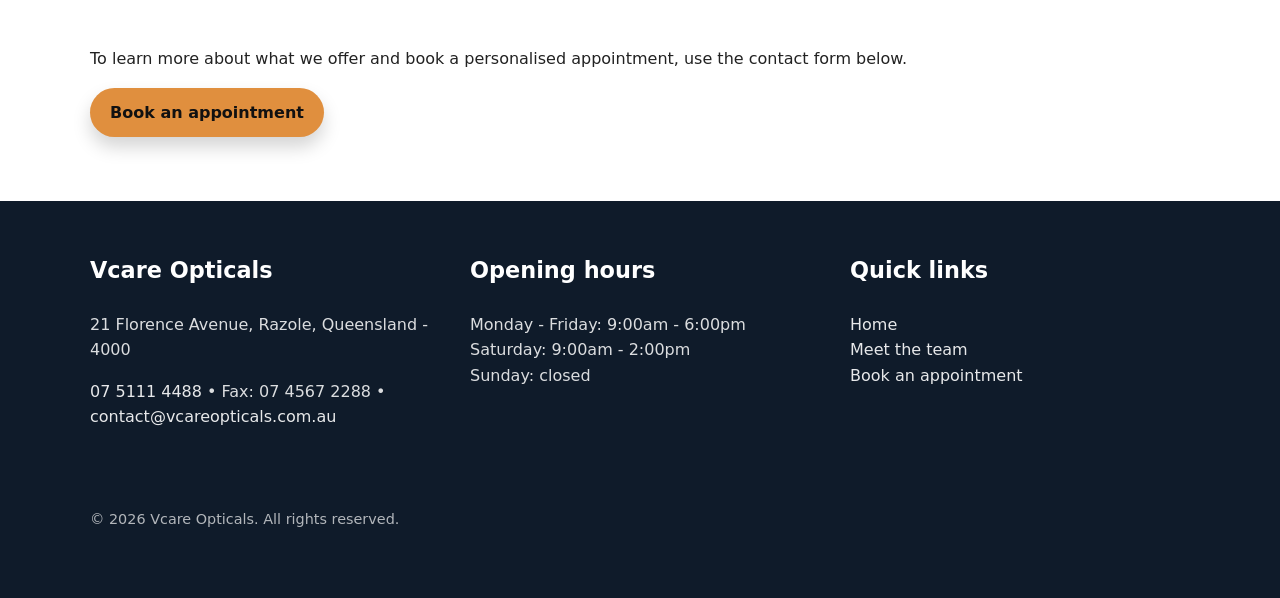
<file: services.html>
<!doctype html>
<html lang="en">

<head>
  <meta charset="utf-8">
  <meta name="viewport" content="width=device-width, initial-scale=1">
  <title>Vcare Opticals | Services</title>
  <link rel="stylesheet" href="styles.css">
</head>

<body>
  <header>
    <div class="header-inner">
      <div class="brand">
        Vcare Opticals<span>Clear vision. Friendly care.</span>
      </div>
      <nav aria-label="Primary">
        <ul>
          <li><a href="index.html">Home</a></li>
          <li><a class="active" href="services.html">Services</a></li>
          <li><a href="about.html">About</a></li>
          <li><a href="contact.html">Contact</a></li>
        </ul>
      </nav>
    </div>
  </header>

  <main class="container">
    <section>
      <h2>Our services</h2>
      <p>Vcare Opticals offers a comprehensive range of optometry services for all ages, combining professional care
        with a relaxed clinic experience.
        Our services are designed to help you maintain and improve your vision with solutions tailored to your needs.
      </p>

      <h3>Eye care services</h3>
      <div class="card-grid">
        <article class="card">
          <img src="images/services.jpg" alt="Optometrist examining patient’s eyes">
          <div class="card-content">
            <h3>Eye examinations</h3>
            <p>Routine and advanced exams include vision testing, ocular health screening, and retinal imaging to detect
              early signs of glaucoma, cataracts and macular degeneration.</p>
          </div>
        </article>

        <article class="card">
          <img src="images/team.jpg" alt="Selection of eyeglasses frames">
          <div class="card-content">
            <h3>Glasses & lenses</h3>
            <p>Choose from stylish frames and high-performance lenses, including specialist coatings and personalised
              fittings that suit your lifestyle and budget.</p>
          </div>
        </article>

        <article class="card">
          <img src="images/clinic.jpg" alt="Contact lens fitting session">
          <div class="card-content">
            <h3>Contact lens fitting</h3>
            <p>Expert fitting and follow‑up support for soft, toric, and multifocal lenses. We help you find the most
              comfortable option and teach proper lens care.</p>
          </div>
        </article>

        <article class="card">
          <img src="images/hero.jpg" alt="Patient discussing eye care with optometrist">
          <div class="card-content">
            <h3>Dry eye & specialist care</h3>
            <p>Manage dry eye, seasonal irritation, and chronic conditions with tailored treatment plans, including
              eyelid care, moisture therapy and lifestyle advice.</p>
          </div>
        </article>
      </div>

      <h3>Advanced vision care technologies</h3>
      <ul>
        <li><strong>LASIK Vision Correction Technology:</strong> Access to LASIK consultation services for correcting
          vision problems.</li>
        <li><strong>Digital Eye Examination System:</strong> Faster and more accurate vision assessments.</li>
        <li><strong>Optical Coherence Tomography (OCT):</strong> Advanced scanning for detailed retinal images.</li>
        <li><strong>Blue Light & Digital Eye Strain Assessment:</strong> Assessments for screen-related eye fatigue.
        </li>
        <li><strong>Virtual Eye‑Care Consultations:</strong> Remote consultations for minor concerns.</li>
      </ul>

      <h3>Annual Eye Checkup Package</h3>
      <p>Our comprehensive annual eye checkup includes:</p>
      <ul>
        <li>Vision Assessment: Detailed examination of vision clarity, depth perception, and colour vision.</li>
        <li>Eye‑Health Screening: Checks for early signs of eye diseases such as cataracts and glaucoma.</li>
        <li>Retinal Imaging: Advanced imaging to analyse retinal health.</li>
        <li>Prescription Update: Reviewing and updating glasses or contact lens prescriptions.</li>
        <li>Lifestyle & Visual‑Care Discussion: Guidance on screen habits, lighting, and eye‑care routines.</li>
      </ul>

      <h3>Announcements</h3>
      <ul>
        <li>25% discount on your next eyecare visit when you book through our online booking form!</li>
        <li>Join us for a free eye checkup on Saturday 4th July, starting at 9 am*</li>
        <li>Enjoy 10% off on your Annual Eye Checkup until May 31st</li>
      </ul>

      <h3>Articles</h3>
      <ul>
        <li><a href="#why-exams">Why Regular Eye Exams Are Essential</a></li>
        <li><a href="#tips">Tips for Maintaining Healthy Vision</a></li>
        <li><a href="#contacts">Understanding Contact Lenses</a></li>
        <li><a href="#frames">How to Choose the Right Eyeglass Frames</a></li>
        <li><a href="#importance">The Importance of Annual Eye Exams & Protecting Your Vision for Life</a></li>
      </ul>

      <section id="why-exams">
        <h4>Why Regular Eye Exams Are Essential</h4>
        <p>Regular eye exams are essential for maintaining optimal vision and overall health. They help detect vision
          problems early, allowing for timely treatment and prevention of more serious conditions.</p>
      </section>

      <section id="tips">
        <h4>Tips for Maintaining Healthy Vision</h4>
        <p>Eat a balanced diet rich in antioxidants, wear sunglasses to protect against UV rays, take regular breaks
          from screens (20-20-20 rule), and schedule annual eye exams.</p>
      </section>

      <section id="contacts">
        <h4>Understanding Contact Lenses</h4>
        <p>Contact lenses correct vision issues like nearsightedness and farsightedness. Types include soft, rigid gas
          permeable, and specialty lenses. Proper hygiene and care are crucial to prevent infections.</p>
      </section>

      <section id="frames">
        <h4>How to Choose the Right Eyeglass Frames</h4>
        <p>Consider your face shape: round faces suit angular frames, square faces benefit from rounder styles. Choose
          comfortable, lightweight materials and ensure frames fit well for optimal vision and comfort.</p>
      </section>

      <section id="importance">
        <h4>The Importance of Annual Eye Exams & Protecting Your Vision for Life</h4>
        <p>Clear, healthy vision plays a crucial role in how we work, learn, and experience the world around us. An
          Annual Eye Exam is one of the most important steps in maintaining long-term eye health and preventing
          potential vision loss.</p>
        <p><strong>Early Detection of Eye Conditions:</strong> Routine eye examinations allow optometrists to detect
          issues such as glaucoma, cataracts, or macular degeneration in their early stages often before symptoms
          appear. Early detection greatly improves treatment outcomes.</p>
        <p><strong>Prevention Through Regular Screening:</strong> Regular check-ups help prevent serious eye conditions
          caused by ageing, screen exposure, chronic diseases like diabetes, or lifestyle factors. Preventive care is
          essential for maintaining good vision over time.</p>
        <p><strong>Personalised Vision Guidance:</strong> Each patient’s lifestyle, work environment, and screen time
          affect their vision differently. Annual exams offer an opportunity to receive personalised advice on eye
          strain reduction, protective eyewear, and habits that support healthy vision.</p>
        <p><strong>Comprehensive Eye-Health Evaluation:</strong> Eye exams go beyond checking vision clarity they assess
          the health of the entire eye, including the retina, optic nerve, and cornea. This holistic approach helps
          detect systemic health problems such as diabetes or high blood pressure.</p>
        <p><strong>Supporting Long-Term Well-Being:</strong> Consistent eye care ensures you maintain optimal vision
          throughout all life stages. It supports productivity, comfort, confidence, and overall quality of life.</p>
        <p>Overall, investing in an Annual Eye Exam is a powerful step toward protecting your vision for years to come.
          Schedule your exam today and enjoy the benefits of clear, healthy eyesight.</p>
      </section>

      <p>To learn more about what we offer and book a personalised appointment, use the contact form below.</p>
      <a class="btn" href="contact.html">Book an appointment</a>
    </section>
  </main>

  <footer>
    <div class="container">
      <div class="footer-col">
        <h3>Vcare Opticals</h3>
        <p>21 Florence Avenue, Razole, Queensland - 4000</p>
        <p><a href="tel:0751114488">07 5111 4488</a> • Fax: 07 4567 2288 • <a
            href="mailto:contact@vcareopticals.com.au">contact@vcareopticals.com.au</a></p>
      </div>
      <div class="footer-col">
        <h3>Opening hours</h3>
        <p>Monday - Friday: 9:00am - 6:00pm<br>Saturday: 9:00am - 2:00pm<br>Sunday: closed</p>
      </div>
      <div class="footer-col">
        <h3>Quick links</h3>
        <p><a href="index.html">Home</a><br><a href="about.html">Meet the team</a><br><a href="contact.html">Book an
            appointment</a></p>
      </div>
    </div>
    <div class="container footer-note">
      <p>&copy; 2026 Vcare Opticals. All rights reserved.</p>
    </div>
  </footer>
  <script src="scripts.js" defer></script>
</body>

</html>
</file>
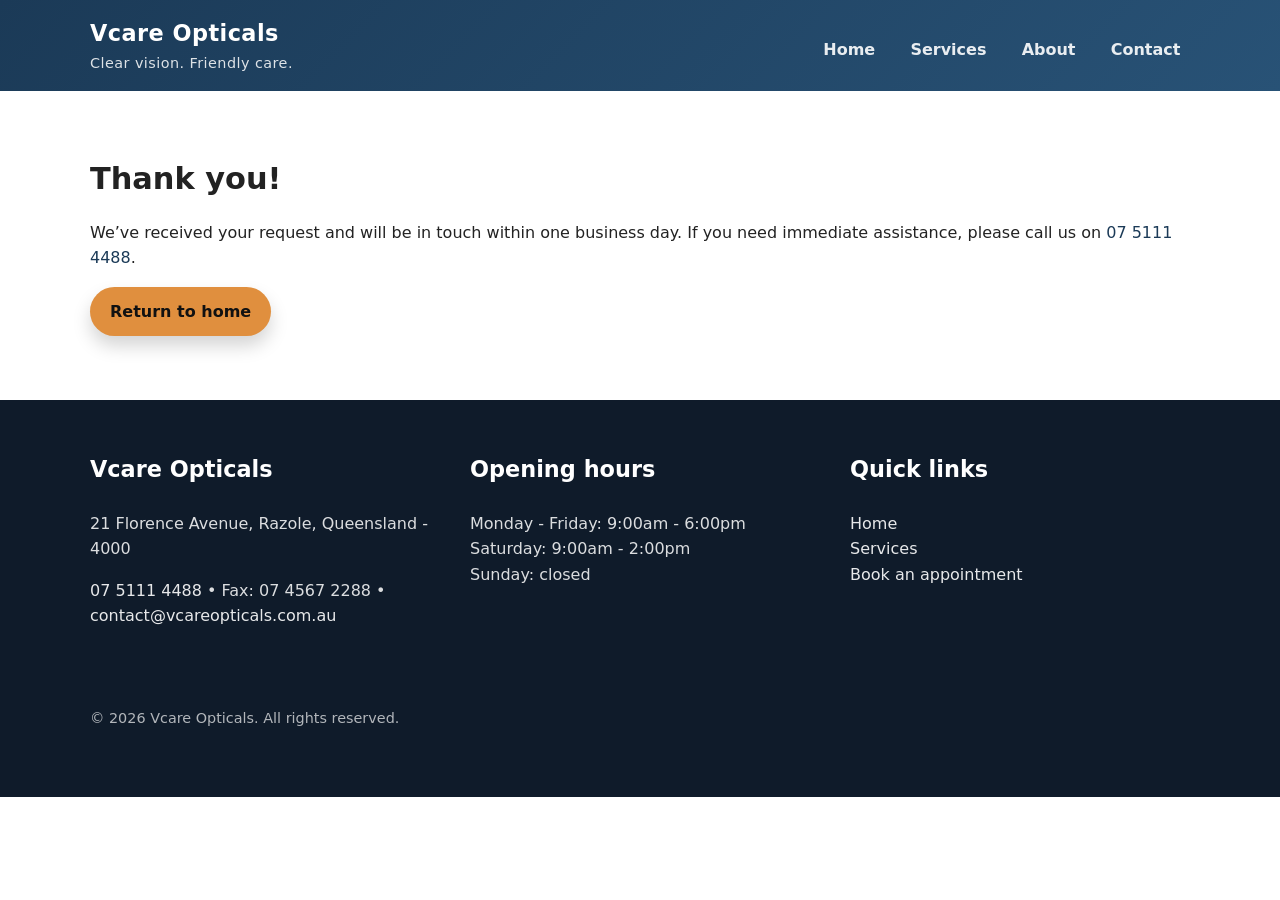
<file: thank-you.html>
<!doctype html>
<html lang="en">

<head>
  <meta charset="utf-8">
  <meta name="viewport" content="width=device-width, initial-scale=1">
  <title>Vcare Opticals | Thank You</title>
  <link rel="stylesheet" href="styles.css">
</head>

<body>
  <header>
    <div class="header-inner">
      <div class="brand">
        Vcare Opticals<span>Clear vision. Friendly care.</span>
      </div>
      <nav aria-label="Primary">
        <ul>
          <li><a href="index.html">Home</a></li>
          <li><a href="services.html">Services</a></li>
          <li><a href="about.html">About</a></li>
          <li><a href="contact.html">Contact</a></li>
        </ul>
      </nav>
    </div>
  </header>

  <main class="container">
    <section>
      <h2>Thank you!</h2>
      <p>We’ve received your request and will be in touch within one business day. If you need immediate assistance,
        please call us on <a href="tel:0751114488">07 5111 4488</a>.</p>
      <a class="btn" href="index.html">Return to home</a>
    </section>
  </main>

  <footer>
    <div class="container">
      <div class="footer-col">
        <h3>Vcare Opticals</h3>
        <p>21 Florence Avenue, Razole, Queensland - 4000</p>
        <p><a href="tel:0751114488">07 5111 4488</a> • Fax: 07 4567 2288 • <a
            href="mailto:contact@vcareopticals.com.au">contact@vcareopticals.com.au</a></p>
      </div>
      <div class="footer-col">
        <h3>Opening hours</h3>
        <p>Monday - Friday: 9:00am - 6:00pm<br>Saturday: 9:00am - 2:00pm<br>Sunday: closed</p>
      </div>
      <div class="footer-col">
        <h3>Quick links</h3>
        <p><a href="index.html">Home</a><br><a href="services.html">Services</a><br><a href="contact.html">Book an
            appointment</a></p>
      </div>
    </div>
    <div class="container footer-note">
      <p>&copy; 2026 Vcare Opticals. All rights reserved.</p>
    </div>
  </footer>
  <script src="scripts.js" defer></script>
</body>

</html>
</file>
<file: styles.css>
/* Vcare Opticals website stylesheet */

:root {
  --brand: #1b3a57;
  --accent: #e08f3e;
  --light: #f8f8f8;
  --dark: #1a1a1a;
  --text: #222;
  --max-width: 1100px;
  --radius: 10px;
}

* {
  box-sizing: border-box;
}

body {
  margin: 0;
  font-family: system-ui, -apple-system, BlinkMacSystemFont, "Segoe UI", sans-serif;
  color: var(--text);
  background: #fff;
  line-height: 1.6;
}

a {
  color: var(--brand);
  text-decoration: none;
}

a:hover {
  text-decoration: underline;
}

.container {
  width: min(92%, var(--max-width));
  margin: 0 auto;
  padding: 1.5rem 0;
}

header {
  background: linear-gradient(135deg, var(--brand), #285276);
  color: white;
}

.header-inner {
  display: flex;
  align-items: center;
  justify-content: space-between;
  flex-wrap: wrap;
  width: min(92%, var(--max-width));
  margin: 0 auto;
  padding: 1rem 0;
}

.brand {
  font-size: 1.4rem;
  font-weight: 700;
  letter-spacing: 0.02em;
}

.brand span {
  display: block;
  font-size: 0.9rem;
  font-weight: 400;
  opacity: 0.85;
}

nav {
  margin-top: 0.5rem;
}

nav ul {
  list-style: none;
  padding: 0;
  margin: 0;
  display: flex;
  gap: 1rem;
  flex-wrap: wrap;
}

nav a {
  color: rgba(255, 255, 255, 0.9);
  padding: 0.35rem 0.6rem;
  border-radius: 6px;
  font-weight: 600;
}

nav a:hover,
nav a:focus {
  background: rgba(255, 255, 255, 0.15);
}

nav a.active {
  background: rgba(255, 255, 255, 0.25);
}

.hero {
  background: url("images/hero.jpg") no-repeat center/cover;
  color: white;
  padding: 6rem 1rem 4rem;
  text-align: center;
  position: relative;
}

.hero::after {
  content: "";
  position: absolute;
  inset: 0;
  background: rgba(0, 0, 0, 0.38);
}

.hero-content {
  position: relative;
  max-width: 760px;
  margin: 0 auto;
  z-index: 1;
}

.hero h1 {
  font-size: clamp(2rem, 4vw, 3.25rem);
  margin: 0 0 1rem;
}

.hero p {
  font-size: 1.1rem;
  margin: 0 0 1.5rem;
}

.btn {
  display: inline-flex;
  align-items: center;
  gap: 0.5rem;
  padding: 0.75rem 1.25rem;
  background: var(--accent);
  color: #111;
  border-radius: 999px;
  font-weight: 700;
  border: none;
  cursor: pointer;
  text-decoration: none;
  box-shadow: 0 10px 18px rgba(0, 0, 0, 0.17);
}

.btn:hover,
.btn:focus {
  transform: translateY(-1px);
  box-shadow: 0 14px 24px rgba(0, 0, 0, 0.22);
}

section {
  padding: 2.5rem 0;
}

section+section {
  border-top: 1px solid #e6e6e6;
}

h2 {
  font-size: 1.9rem;
  margin-top: 0;
  margin-bottom: 1rem;
}

h3 {
  font-size: 1.4rem;
  margin-top: 0;
}

.card-grid {
  display: grid;
  gap: 1.5rem;
  grid-template-columns: repeat(auto-fit, minmax(240px, 1fr));
}

.card {
  border: 1px solid #e1e1e1;
  border-radius: var(--radius);
  background: white;
  overflow: hidden;
  box-shadow: 0 4px 12px rgba(0, 0, 0, 0.08);
  display: flex;
  flex-direction: column;
}

.card img {
  width: 100%;
  display: block;
  object-fit: cover;
  height: 180px;
}

.card-content {
  padding: 1.2rem;
  flex: 1;
  display: flex;
  flex-direction: column;
}

.card-content p {
  flex: 1;
}

footer {
  background: #0f1b2a;
  color: rgba(255, 255, 255, 0.85);
  padding: 1.75rem 0;
}

footer .container {
  display: flex;
  flex-wrap: wrap;
  gap: 2.5rem;
  justify-content: space-between;
}

footer h3 {
  margin-top: 0;
  color: #fff;
}

footer a {
  color: rgba(255, 255, 255, 0.9);
}

.footer-col {
  flex: 1;
  min-width: 220px;
}

.footer-note {
  font-size: 0.9rem;
  opacity: 0.8;
}

.form-row {
  display: grid;
  gap: 1rem;
  grid-template-columns: repeat(auto-fit, minmax(220px, 1fr));
}

.form-actions {
  display: flex;
  flex-direction: column;
  gap: 1rem;
  margin-bottom: 1rem;
  align-items: center;
}

.form-actions label {
  display: inline-flex;
  align-items: center;
  gap: 0.25rem;
  margin-bottom: 0;
  width: auto;
  justify-content: flex-start;
  align-self: flex-start;
}

.form-actions label input[type="checkbox"] {
  margin-right: 0;
}

.form-actions .btn {
  width: auto;
  padding: 0.85rem 1.4rem;
}

input,
select,
textarea {
  width: 100%;
  padding: 0.85rem 0.9rem;
  border-radius: 8px;
  border: 1px solid #ccc;
  font: inherit;
}

textarea {
  min-height: 140px;
  resize: vertical;
}

.input-help {
  font-size: 0.9rem;
  color: #555;
  margin-top: 0.25rem;
}

/* Reveal motion styles */
.reveal {
  opacity: 0;
  transform: translateY(24px);
  transition: opacity 0.7s ease, transform 0.7s ease;
  transition-delay: var(--reveal-delay, 0ms);
}

.js-ready .reveal.visible {
  opacity: 1;
  transform: translateY(0);
}

.hero-content.reveal,
header .header-inner.reveal,
footer .footer-col.reveal {
  transform: translateY(16px);
}

.btn {
  transition: transform 0.2s ease, box-shadow 0.2s ease;
}

@media (prefers-reduced-motion: reduce) {

  *,
  *::before,
  *::after {
    transition: none !important;
    animation: none !important;
  }
}

@media (max-width: 767px) {
  .hero {
    padding: 4rem 1rem 2.5rem;
  }

  nav ul {
    justify-content: center;
  }

  .card-grid {
    grid-template-columns: 1fr;
  }

  .form-row {
    grid-template-columns: 1fr;
  }

  .form-actions {
    flex-direction: column;
    align-items: center;
  }
}

@media (min-width: 768px) and (max-width: 1024px) {
  .hero {
    padding: 5rem 1rem 3rem;
  }

  .card-grid {
    grid-template-columns: repeat(2, 1fr);
  }
}
</file>
